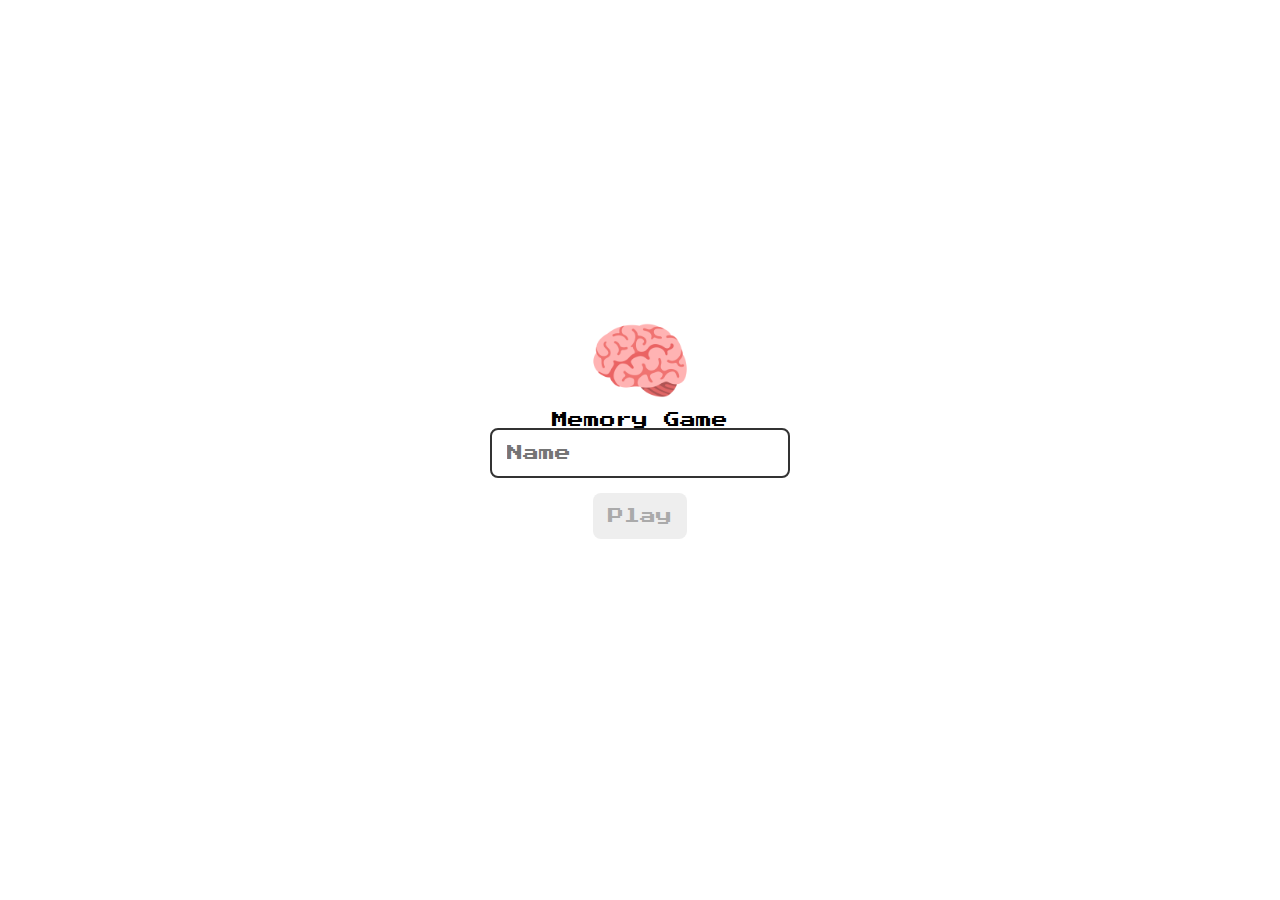
<file: index.html>
<!DOCTYPE html>
<html lang="pt-BR" oncontextmenu="return false">

<head>
    <meta charset="UTF-8">
    <meta http-equiv="X-UA-Compatible" content="IE=edge">
    <!--meta name="viewport" content="width=device-width, initial-scale=1.0"-->
    <link rel="stylesheet" href="./css/reset.css">
    <link rel="stylesheet" href="./css/login.css">
    <script src="./js/login.js" defer></script>
    <title>Login</title>
    <link rel="icon"
        href="https://encrypted-tbn0.gstatic.com/images?q=tbn:ANd9GcT0459d56F7Kjm53epRL2Y4ugt5MGw7Skj_BA&usqp=CAU"
        type="image/png">
</head>
<body>
    <form class="login-form">
        <div class="login_header">
            <img src="./assets/brain.png" alt="brain icon">
            <div>Memory Game</div>
            <input type="text" placeholder="Name" class="login_input">
            <button type="submit" class="login_button" disabled>Play</button>
        </div>
    </form>
</body>
</html>
</file>
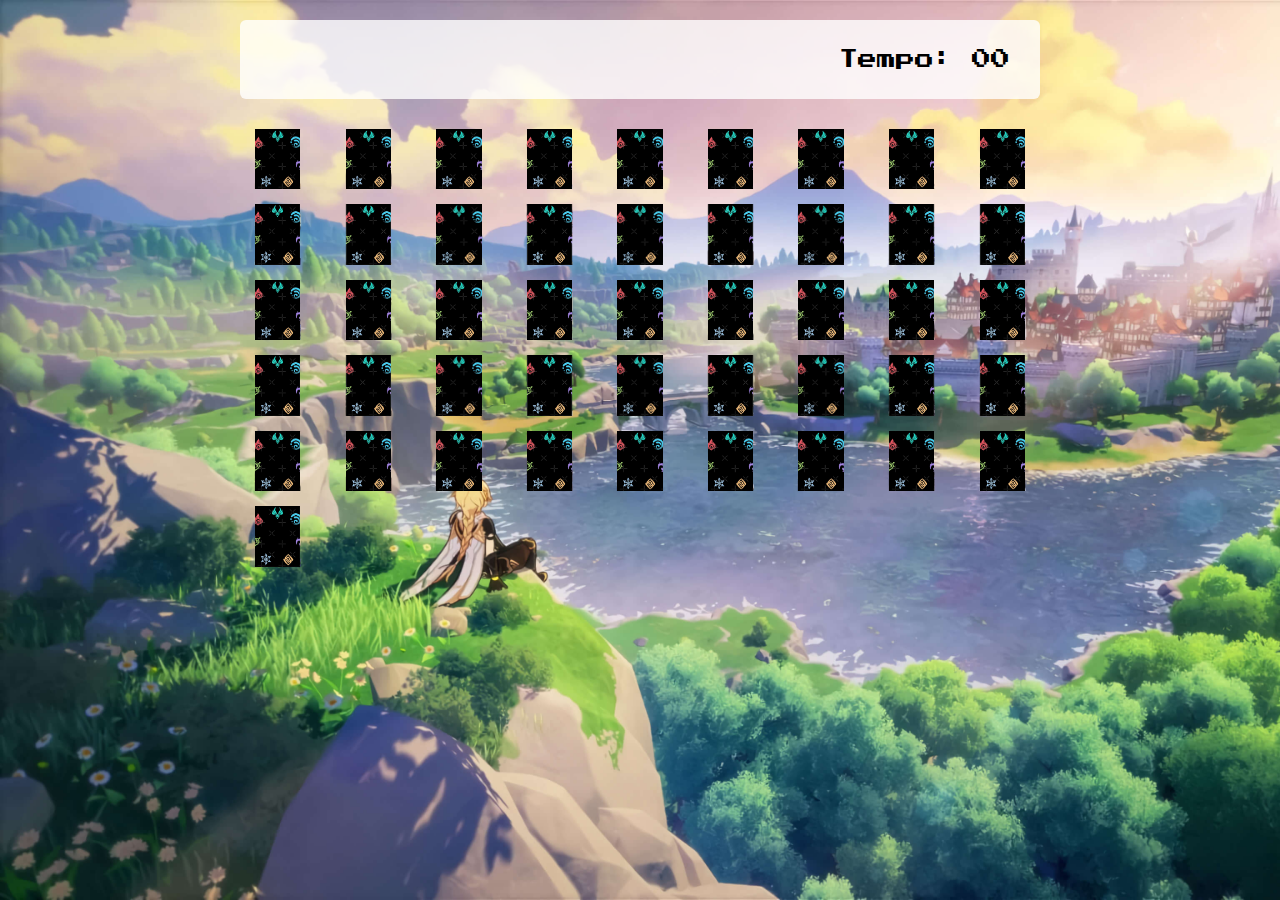
<file: pages/game.html>
<!DOCTYPE html>
<html lang="pt-BR" oncontextmenu="return false">

<head>
    <meta charset="UTF-8">
    <meta http-equiv="X-UA-Compatible" content="IE=edge">
    <meta name="viewport" content="width=device-width, initial-scale=1.0">
    <link rel="stylesheet" href="/css/reset.css">
    <link rel="stylesheet" href="/css/game.css">
    <script src="/js/game.js" defer></script>
    <title>Memory Game</title>
    <link rel="icon"
        href="https://encrypted-tbn0.gstatic.com/images?q=tbn:ANd9GcT0459d56F7Kjm53epRL2Y4ugt5MGw7Skj_BA&usqp=CAU"
        type="image/png">
</head>
<body>
    <main>
        <header>
            <span class="player"></span>
            <span>Tempo: <span class="timer">00</span></span>
        </header>
        <div class="grid">
            <!--div class="card" data-character="">
                <div class="face front"></div>
                <div class="face back"></div>
            </div-->
        </div>  
    </main>
</body>
</html>
</file>
<file: css/login.css>
.login-form {
    display: flex;
    flex-direction: column;
    align-items: center;
    height: 100vh;
    justify-content: center;
}

.login_header {
    align-items: center;
    display: flex;
    flex-direction: column;
    justify-content: center;
    margin-bottom: 50px;
}

.login_header img {
    width: 100px;
}

.login_header h1 {
    color: #333;
    font-size: 1.5em;
}

.login_input {
    border: 2px solid #333;
    border-radius: 8px;
    color: #333;
    font-size: 1em;
    margin-bottom: 15px;
    width: 100%;
    max-width: 300px;
    outline: none;
    padding: 15px;
}

.login_button {
    background-color: #ee665c;
    padding: 15px;
    border-radius: 8px;
    color: white;
    cursor: pointer;
    font-size: 1em;
    max-width: 300px;
    /*width: 100%;*/
}

.login_button:disabled {
    background-color: #eee;
    color: #aaa;
    cursor: auto;
}
</file>
<file: css/game.css>
main {
    display: flex;
    width: 100%;
    flex-direction: column;
    background-image: url('/assets/bg.jpg');
    background-size: cover;
    min-height: 100vh;
    align-items: center;
    padding: 20px 20px 50px;
}

header {
    display: flex;
    align-items: center;
    justify-content: space-between;
    width: 100%;
    max-width: 800px;
    padding: 30px;
    margin: 0 0 30px;
    border-radius: 6px;
    background-color: rgba(255, 255, 255, 0.8);
    font-size: 1.2em;
}

.grid {
    grid-template-columns: repeat(9, 1fr);
    gap: 15px;
    display: grid;
    width: 75%;/*Alt*/
    margin: 0 auto;
    max-width: 800px;
    justify-items: center;
}

.card {
    width: 60%;/*Alt*/
    aspect-ratio: 3/4;
    border-radius: 5px;
    position: relative;
    transition: all 400ms ease;
    transform-style: preserve-3d;
    background-color: rgb(200, 231, 230);/*#ccc*/
}

.face {
    width: 100%;
    height: 100%;
    position: absolute;
    background-size: cover;
    background-position: center;
    border: 2px solid #39813a;
    border: 5px;
    transition: all 400ms ease;
}

.front {
    transform: rotateY(180deg); /*scaleX(-1);*/
}

.back {
    background-image: url(/assets/card.jpg);
    backface-visibility: hidden;
    object-fit: scale-down;
}

.reveal-card {
    transform: rotateY(180deg);
}

.disabled-card {
    filter: saturate(0);
    opacity: 0.5;
}


@media(max-width: 414px) {
    header {
        padding: 7px;
        font-size: 1em;
    }
    .grid {
        width: 100%;
        grid-template-columns: repeat(5, 1fr);
    }
    .card {
        width: 100%;
        aspect-ratio: 1/1;
    }
}
</file>
